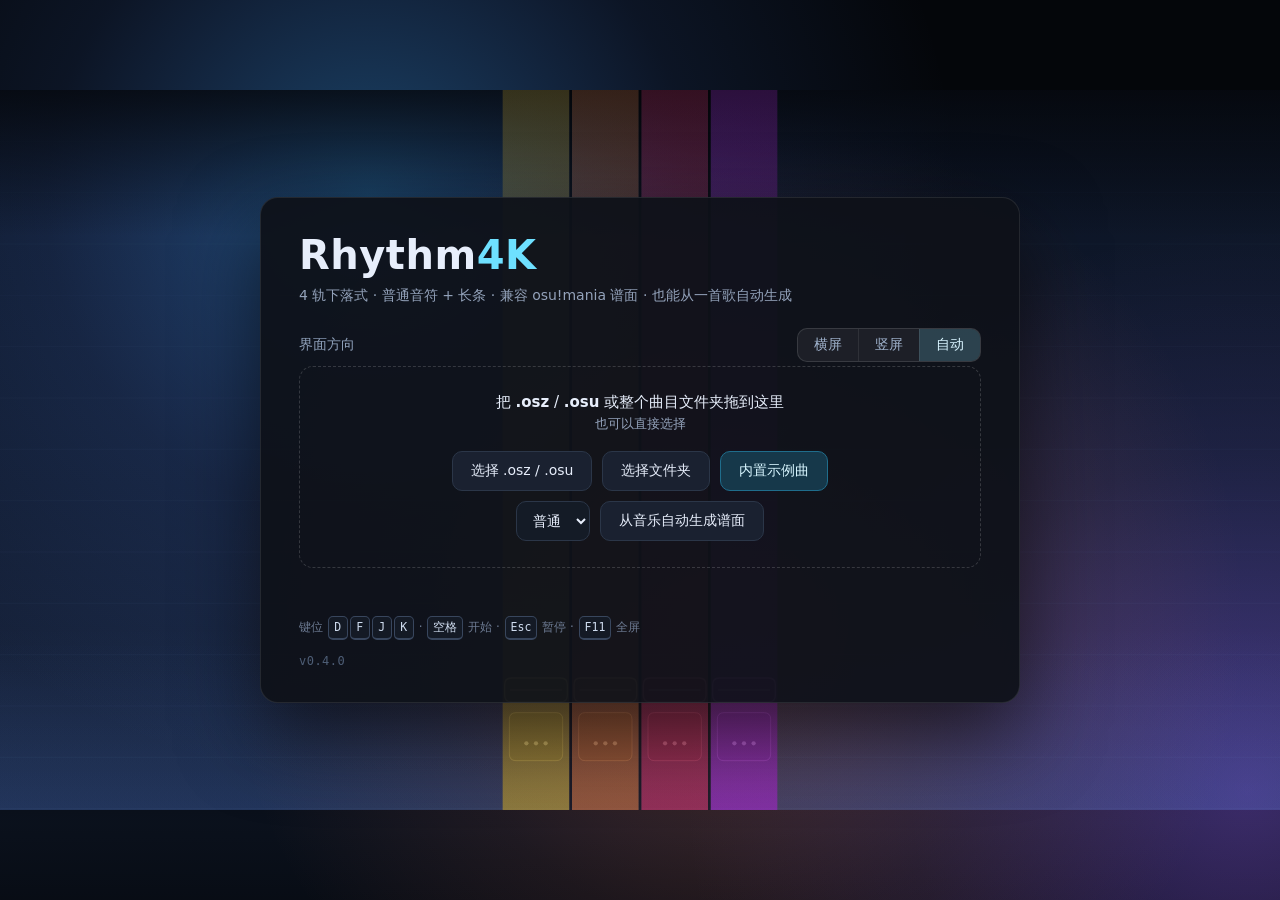
<file: index.html>
<!DOCTYPE html>
<html lang="zh-CN">
<head>
<meta charset="utf-8">
<title>Rhythm4K</title>
<!-- 游戏本体在 www/ 下。GitHub Pages 的分支部署只支持根目录或 /docs，
     所以这里放一个跳转页，访问站点根路径时自动进入游戏。 -->
<meta http-equiv="refresh" content="0; url=./www/index.html">
<link rel="canonical" href="./www/index.html">
</head>
<body style="margin:0;background:#05060a;color:#93a2ba;font-family:system-ui,'Microsoft YaHei',sans-serif;padding:48px">
<p>正在进入 <a href="./www/index.html" style="color:#6ee0ff">Rhythm4K</a> …</p>
<script>location.replace('./www/index.html');</script>
</body>
</html>
</file>
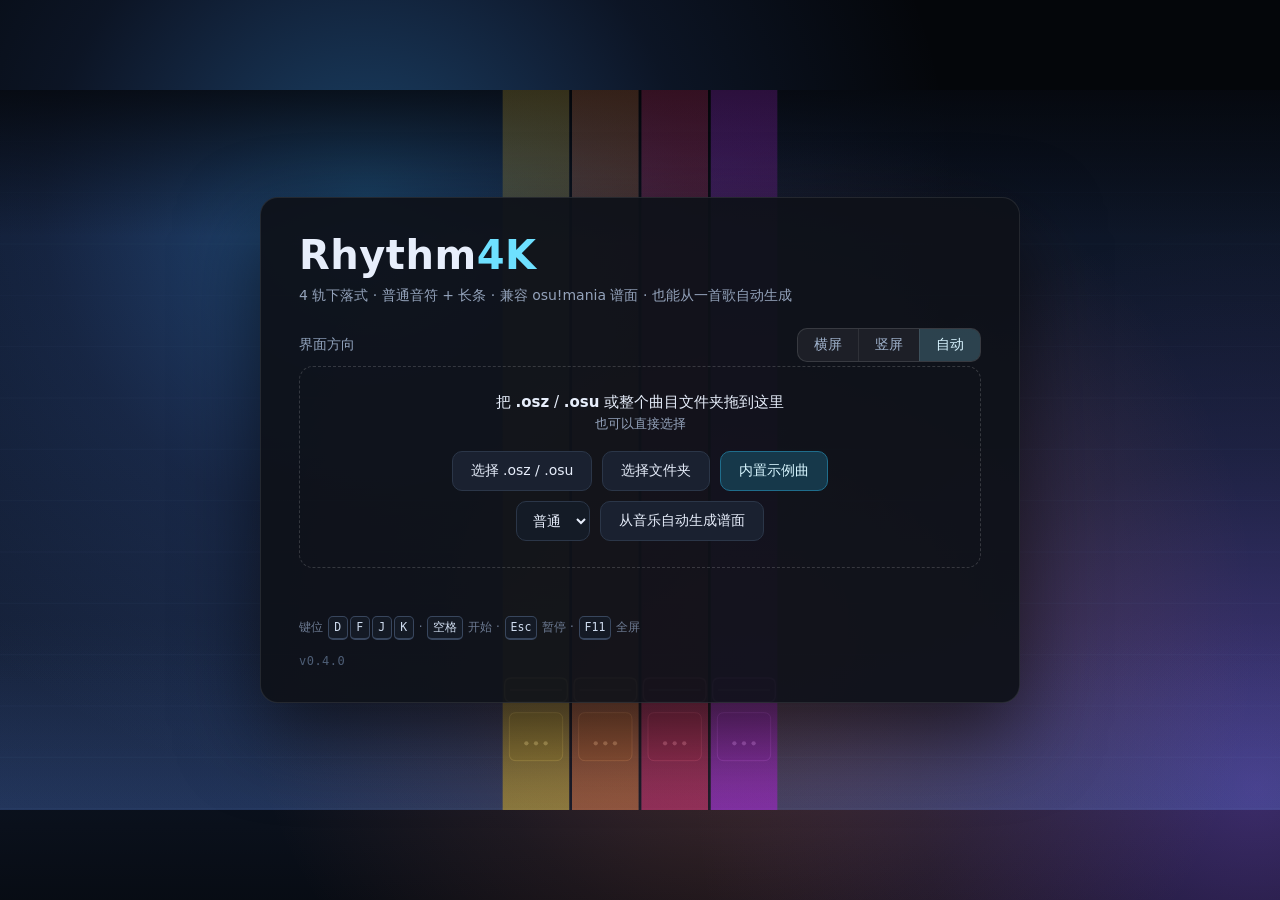
<file: www/index.html>
﻿<!DOCTYPE html>
<html lang="zh-CN">
<head>
<meta charset="utf-8">
<meta name="viewport" content="width=device-width, initial-scale=1, maximum-scale=1, user-scalable=no, viewport-fit=cover">
<title>Rhythm4K</title>
<link rel="stylesheet" href="css/style.css">
</head>
<body>
<div id="app">
  <canvas id="scene"></canvas>
  <button id="btnHudPause" class="hud-pause hidden" title="暂停">Ⅱ</button>
  <div id="bootError" class="boot-error" hidden></div>

  <div id="ui">
    <!-- ============ 主菜单 ============ -->
    <section id="screen-menu" class="screen">
      <div class="card">
        <h1>Rhythm<span class="accent">4K</span></h1>
        <p class="sub">4 轨下落式 · 普通音符 + 长条 · 兼容 osu!mania 谱面 · 也能从一首歌自动生成</p>

        <div class="seg-row">
          <span class="seg-label">界面方向</span>
          <div class="seg" id="orientSeg">
            <button type="button" data-orient="landscape">横屏</button>
            <button type="button" data-orient="portrait">竖屏</button>
            <button type="button" data-orient="auto">自动</button>
          </div>
        </div>

        <div id="drop" class="drop">
          <p class="drop-title">把 <b>.osz</b> / <b>.osu</b> 或整个曲目文件夹拖到这里</p>
          <p class="drop-sub">也可以直接选择</p>
          <div class="btns">
            <button id="btnFile" class="btn">选择 .osz / .osu</button>
            <button id="btnDir" class="btn">选择文件夹</button>
            <button id="btnDemo" class="btn btn-primary">内置示例曲</button>
          </div>
          <div class="btns auto-row">
            <select id="autoDiffMenu" class="sel">
              <option value="easy">简单</option>
              <option value="normal" selected>普通</option>
              <option value="hard">困难</option>
            </select>
            <button id="btnAuto" class="btn">从音乐自动生成谱面</button>
          </div>
        </div>

        <div id="chartList" class="chart-list hidden"></div>
        <p id="menuMsg" class="msg"></p>
        <p class="hint">键位 <kbd>D</kbd><kbd>F</kbd><kbd>J</kbd><kbd>K</kbd> · <kbd>空格</kbd> 开始 · <kbd>Esc</kbd> 暂停 · <kbd>F11</kbd> 全屏</p>
        <p class="ver">v0.4.0</p>
      </div>
    </section>

    <!-- ============ 准备开始 ============ -->
    <section id="screen-ready" class="screen hidden">
      <div class="card">
        <p class="kicker">准备就绪</p>
        <h2 id="readyTitle">—</h2>
        <p id="readyMeta" class="sub">—</p>
        <dl id="readyStats" class="stats"></dl>

        <div class="settings">
          <label>音频偏移 <input id="setOffset" type="number" step="1" min="-500" max="500"> ms</label>
          <label>音符下落时长 <input id="setScroll" type="number" step="50" min="300" max="1600"> ms</label>
          <label>背景暗度 <input id="setDim" type="range" min="0" max="95"></label>
          <label>音乐音量 <input id="setVolume" type="range" min="0" max="100"></label>
          <label>音效音量 <input id="setSfx" type="range" min="0" max="200"></label>
          <label class="chk"><input id="setAuto" type="checkbox"> 自动演奏（试听，每个音符带击打音）</label>
          <button id="btnCalib" class="btn">延迟校准…</button>
        </div>
        <p class="hint">音频偏移：音乐比谱面晚出现就调正，早出现调负；通常 0 附近。只影响声音，不动音符和判定。</p>

        <div id="autoRow" class="settings hidden">
          <label>自动谱面难度
            <select id="autoDiffReady" class="sel">
              <option value="easy">简单</option>
              <option value="normal">普通</option>
              <option value="hard">困难</option>
            </select>
          </label>
          <label>BPM（留空自动）
            <input id="bpmOverride" class="num" type="number" min="30" max="400" step="0.5" placeholder="auto">
          </label>
          <button id="btnExport" class="btn">导出 .osu</button>
          <button id="btnReport" class="btn">导出分析报告</button>
          <span class="hint-inline">导出后可拿去 osu! 编辑器继续手改</span>
        </div>

        <div class="btns">
          <button id="btnStart" class="btn btn-primary btn-lg">开始 <kbd>空格</kbd></button>
          <button id="btnBack" class="btn">换谱面</button>
        </div>
      </div>
    </section>

    <!-- ============ 延迟校准 ============ -->
    <section id="screen-calib" class="screen hidden">
      <div class="card card-sm">
        <h2>延迟校准</h2>
        <p class="sub">每小节 4 拍，<b>只有第 4 拍是高音</b>。<br>
          只在高音上敲，敲满 8 下就会算出你平时的偏差。</p>
        <div id="calibCircle" class="calib-circle"></div>
        <p id="calibCount" class="calib-count">0 / 12</p>
        <p id="calibInfo" class="msg"></p>
        <div class="btns">
          <button id="btnCalibApply" class="btn btn-primary" disabled>应用</button>
          <button id="btnCalibAgain" class="btn">重来</button>
          <button id="btnCalibCancel" class="btn">取消</button>
        </div>
      </div>
    </section>

    <!-- ============ 暂停 ============ -->
    <section id="screen-pause" class="screen hidden">
      <div class="card card-sm">
        <h2>已暂停</h2>
        <div class="btns col">
          <button id="btnResume" class="btn btn-primary">继续 <kbd>Esc</kbd></button>
          <button id="btnRetry2" class="btn">重试</button>
          <button id="btnQuit" class="btn">放弃并退出</button>
        </div>
      </div>
    </section>

    <!-- ============ 结算 ============ -->
    <section id="screen-results" class="screen hidden">
      <div class="card">
        <div class="result-head">
          <div id="grade" class="grade">S</div>
          <div>
            <h2 id="resultTitle">—</h2>
            <p id="resultMeta" class="sub">—</p>
          </div>
        </div>
        <div class="score-big" id="resultScore">0</div>
        <div class="acc-row">
          <div><span id="resultAcc">0.00%</span><em>准确率</em></div>
          <div><span id="resultCombo">0</span><em>最大连击</em></div>
        </div>
        <dl id="resultCounts" class="stats counts"></dl>
        <p class="hint">评级按准确率：SS 满准确率且无 MISS · S 93% · A 85% · B 75% · C 65%</p>
        <div class="btns">
          <button id="btnRetry" class="btn btn-primary">重试</button>
          <button id="btnResultsBack" class="btn">换谱面</button>
        </div>
      </div>
    </section>

    <!-- ============ 载入中 ============ -->
    <section id="screen-loading" class="screen hidden">
      <div class="card card-sm">
        <p id="loadingMsg">载入中…</p>
      </div>
    </section>

    <input id="fileInput" type="file" multiple accept=".osu,.osz,.mp3,.ogg,.wav,.jpg,.png" hidden>
    <input id="dirInput" type="file" webkitdirectory hidden>
    <input id="autoInput" type="file" accept=".mp3,.ogg,.wav,.m4a,.flac" hidden>
  </div>
</div>

<script>
  // 兜底：任何脚本错误 / 资源加载失败都在页面上显示出来，而不是留一块黑屏
  (function () {
    function show(msg) {
      var el = document.getElementById('bootError');
      if (!el) return;
      el.hidden = false;
      el.textContent = msg + '  （按 F12 打开控制台看详情）';
    }
    window.addEventListener('error', function (e) {
      if (e.target && e.target.tagName === 'SCRIPT') show('脚本没加载上：' + (e.target.src || ''));
      else show('脚本出错：' + (e.message || e.error || '未知错误'));
    }, true);
    window.addEventListener('unhandledrejection', function (e) {
      var r = e.reason;
      show('异步出错：' + (r && r.message ? r.message : r));
    });
  })();
</script>
<script src="js/core.js"></script>
<script src="js/audio.js"></script>
<script src="js/demo.js"></script>
<script src="js/seqmodel.js"></script>
<script src="js/stage2.js"></script>
<script src="js/autochart.js"></script>
<script src="js/flv.js"></script>
<script src="js/render.js"></script>
<script src="js/app.js"></script>
</body>
</html>
</file>
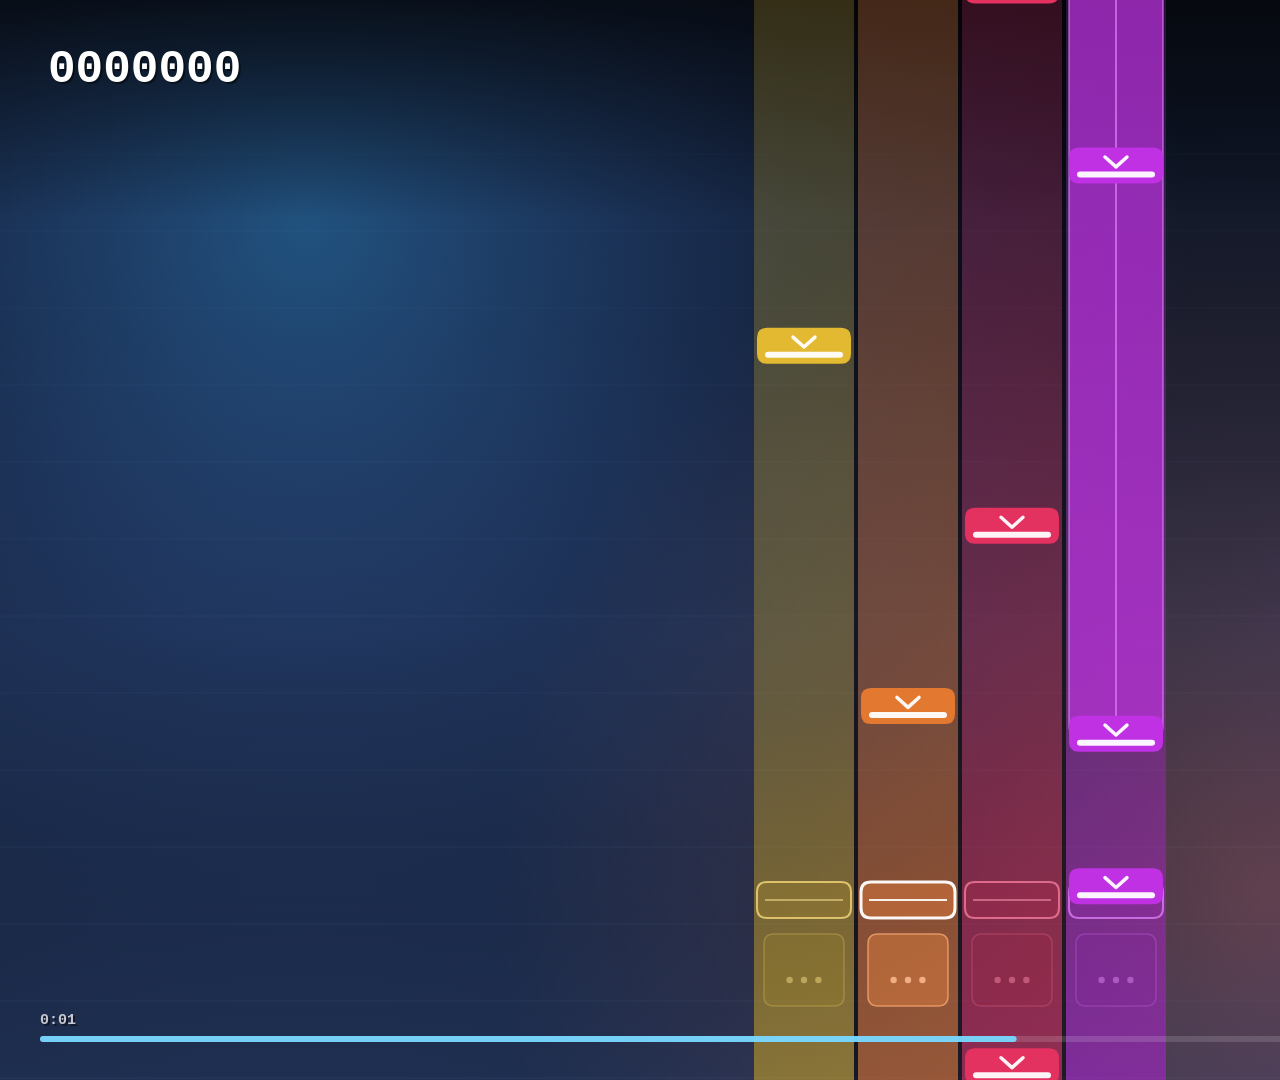
<file: tools/shot_bg.html>
<!DOCTYPE html>
<html lang="zh-CN">
<head>
<meta charset="utf-8">
<title>背景预览</title>
<style>
  html, body { margin: 0; padding: 0; background: #000; overflow: hidden; }
  canvas { display: block; }
</style>
</head>
<body>
<canvas id="scene"></canvas>
<script src="../www/js/core.js"></script>
<script src="../www/js/render.js"></script>
<script>
(function () {
  const portrait = new URLSearchParams(location.search).get('p') === '1';
  const W = portrait ? 1080 : 1920;
  const H = portrait ? 1920 : 1080;

  const canvas = document.getElementById('scene');
  canvas.style.width = W + 'px';
  canvas.style.height = H + 'px';

  // ?zoom=3&zx=1100&zy=600 用来放大看某个区域
  const qs = new URLSearchParams(location.search);
  const z = Number(qs.get('zoom') || 1);
  if (z > 1) {
    const zx = Number(qs.get('zx') || W / 2);
    const zy = Number(qs.get('zy') || H / 2);
    canvas.style.transformOrigin = zx + 'px ' + zy + 'px';
    canvas.style.transform = 'scale(' + z + ')';
  }

  const r = new M4K.Renderer(canvas);
  if (portrait) r.setOrientation('portrait');

  // 造一个假谱面：几颗普通音符 + 一条长条，方便看层次
  const notes = [];
  const lanes = [0, 1, 2, 3, 1, 2, 0, 3, 2, 1];
  for (let i = 0; i < lanes.length; i++) {
    notes.push({
      id: i, time: 1000 + i * 130, col: lanes[i], end: null,
      isHold: false, state: 'pending',
    });
  }
  notes.push({
    id: 99, time: 1500, col: 3, end: 2600, isHold: true, state: 'pending',
  });
  notes.sort((a, b) => a.time - b.time);

  const chart = {
    meta: { title: 'Preview', artist: '', version: '', creator: '' },
    keyCount: 4, notes, audioFilename: '',
  };
  r.setChart(chart);

  const engine = new M4K.Engine(chart);
  // 让音符分布在判定线附近，看起来像在打歌
  const songTime = notes[0].time + 380;
  engine.update(songTime);


  r.draw({
    engine,
    songTime,
    keysDown: [false, true, false, false],
    scrollMs: 700,
    duration: 4000,
    chart,
    media: null,
    bgDim: 0.55,
  });
})();
</script>
</body>
</html>
</file>
<file: www/css/style.css>
:root {
  --bg: #05060a;
  --card: rgba(14, 17, 25, 0.94);
  --line: rgba(255, 255, 255, 0.09);
  --text: #e7eefb;
  --muted: #93a2ba;
  --accent: #6ee0ff;
  --accent2: #a98bff;
  --font: "Segoe UI", "Microsoft YaHei", -apple-system, system-ui, sans-serif;
}

* { box-sizing: border-box; }

html, body {
  margin: 0;
  height: 100%;
  overflow: hidden;
  background: var(--bg);
  color: var(--text);
  font-family: var(--font);
  -webkit-font-smoothing: antialiased;
  user-select: none;
  cursor: default;
}

#app { position: relative; width: 100vw; height: 100vh; }
#scene { position: absolute; inset: 0; width: 100%; height: 100%; display: block;
  touch-action: none; user-select: none; -webkit-user-select: none; -webkit-tap-highlight-color: transparent; }

#ui {
  position: absolute;
  inset: 0;
  display: flex;
  align-items: center;
  justify-content: center;
  pointer-events: none;
}

.screen { pointer-events: auto; display: flex; align-items: center; justify-content: center; width: 100%; }
.screen.hidden, .hidden { display: none !important; }

.card {
  width: min(760px, 92vw);
  max-height: 92vh;
  overflow: auto;
  padding: 34px 38px;
  border-radius: 18px;
  background: var(--card);
  border: 1px solid var(--line);
  box-shadow: 0 30px 80px rgba(0, 0, 0, 0.6);
  text-align: left;
}
.card-sm { width: min(420px, 92vw); text-align: center; padding: 30px; }

h1 {
  margin: 0 0 6px;
  font-size: 40px;
  letter-spacing: 0.5px;
  font-weight: 700;
}
h1 .accent { color: var(--accent); }
h2 { margin: 0 0 8px; font-size: 26px; font-weight: 650; }
.sub { margin: 0 0 22px; color: var(--muted); font-size: 14px; line-height: 1.6; }
.kicker { margin: 0 0 4px; color: var(--accent); font-size: 12px; letter-spacing: 3px; text-transform: uppercase; }

.drop {
  border: 1.5px dashed rgba(255, 255, 255, 0.16);
  border-radius: 14px;
  padding: 26px 22px;
  text-align: center;
  transition: border-color .15s, background .15s;
}
.drop.over { border-color: var(--accent); background: rgba(110, 224, 255, 0.07); }
.drop-title { margin: 0 0 4px; font-size: 15px; }
.drop-sub { margin: 0 0 18px; color: var(--muted); font-size: 12.5px; }

.btns { display: flex; gap: 10px; flex-wrap: wrap; justify-content: center; }
.btns.col { flex-direction: column; margin-top: 16px; }
.btns.col .btn { width: 100%; }

.btn {
  padding: 10px 18px;
  border-radius: 10px;
  border: 1px solid #2b3648;
  background: #1a2130;
  color: var(--text);
  font-family: inherit;
  font-size: 14px;
  cursor: pointer;
  transition: background .12s, border-color .12s, transform .06s;
}
.btn:hover { background: #232d3f; border-color: #3c4b63; }
.btn:active { transform: translateY(1px); }
.btn-primary { background: #16384a; border-color: #1f6d8c; color: #d8f6ff; }
.btn-primary:hover { background: #1b4557; border-color: #2a90b6; }
.btn-lg { padding: 13px 30px; font-size: 16px; }

kbd {
  display: inline-block;
  min-width: 20px;
  margin: 0 1px;
  padding: 1px 5px;
  border-radius: 5px;
  border: 1px solid #38465d;
  border-bottom-width: 2px;
  background: #141a25;
  color: #cfdcef;
  font-family: Consolas, monospace;
  font-size: 11.5px;
  text-align: center;
}

.hint { margin: 18px 0 0; color: #6d7b93; font-size: 12px; line-height: 1.7; }
.msg { margin: 12px 0 0; color: #ff9b9b; font-size: 13px; min-height: 18px; }

.chart-list { margin-top: 16px; display: flex; flex-direction: column; gap: 6px; max-height: 220px; overflow: auto; }
.chart-item {
  display: flex;
  justify-content: space-between;
  align-items: center;
  gap: 12px;
  padding: 10px 14px;
  border-radius: 10px;
  background: #131a26;
  border: 1px solid #212b3b;
  cursor: pointer;
}
.chart-item:hover { background: #1a2331; border-color: #33455e; }
.chart-item .t { font-size: 14px; }
.chart-item .m { color: var(--muted); font-size: 12px; }

.stats { display: grid; grid-template-columns: 1fr 1fr; gap: 8px 18px; margin: 0 0 18px; }
.stats div { display: flex; justify-content: space-between; gap: 10px; padding: 7px 10px; border-radius: 8px; background: rgba(255, 255, 255, 0.03); }
.stats dt { color: var(--muted); font-size: 12.5px; }
.stats dd { margin: 0; font-size: 13.5px; font-variant-numeric: tabular-nums; }

.settings { display: flex; flex-wrap: wrap; gap: 10px 22px; padding: 14px 16px; border-radius: 12px; background: rgba(255, 255, 255, 0.03); border: 1px solid rgba(255, 255, 255, 0.05); }
.settings label { display: flex; align-items: center; gap: 8px; font-size: 13px; color: var(--muted); }
.settings input[type="number"] {
  width: 74px;
  padding: 6px 8px;
  border-radius: 7px;
  border: 1px solid #2b3648;
  background: #10161f;
  color: var(--text);
  font-family: inherit;
  font-size: 13px;
  font-variant-numeric: tabular-nums;
}
.settings input[type="range"] { width: 110px; accent-color: var(--accent); }

.result-head { display: flex; align-items: center; gap: 20px; margin-bottom: 10px; }
.grade {
  width: 78px; height: 78px;
  display: flex; align-items: center; justify-content: center;
  border-radius: 18px;
  font-size: 38px; font-weight: 800;
  background: rgba(110, 224, 255, 0.1);
  border: 1px solid rgba(110, 224, 255, 0.35);
  color: var(--accent);
}
.grade.g-S { color: #ffd166; background: rgba(255, 209, 102, 0.1); border-color: rgba(255, 209, 102, 0.4); }
.grade.g-SS { color: #ff9be0; background: rgba(255, 155, 224, 0.1); border-color: rgba(255, 155, 224, 0.4); }
.grade.g-D { color: #ff7a8a; background: rgba(255, 122, 138, 0.1); border-color: rgba(255, 122, 138, 0.35); }

.score-big { font-size: 46px; font-weight: 700; font-variant-numeric: tabular-nums; letter-spacing: 1px; margin: 6px 0 14px; }
.acc-row { display: flex; gap: 34px; margin-bottom: 16px; }
.acc-row div { display: flex; flex-direction: column; }
.acc-row span { font-size: 22px; font-weight: 650; font-variant-numeric: tabular-nums; }
.acc-row em { font-style: normal; color: var(--muted); font-size: 12px; margin-top: 2px; }

.counts { grid-template-columns: repeat(2, 1fr); }
#screen-results .btns { margin-top: 6px; }

.auto-row { margin-top: 10px; }

/* 方向选择 */
.seg-row { display: flex; align-items: center; justify-content: space-between; gap: 12px; margin: 14px 0 4px; }
.seg-label { color: #8fa1bb; font-size: 14px; white-space: nowrap; }
.seg { display: flex; background: rgba(255,255,255,0.06); border: 1px solid rgba(255,255,255,0.12); border-radius: 10px; overflow: hidden; }
.seg button {
  padding: 7px 16px; border: 0; background: transparent; color: #9fb2cc;
  font: inherit; font-size: 14px; cursor: pointer; transition: background .15s, color .15s;
}
.seg button + button { border-left: 1px solid rgba(255,255,255,0.08); }
.seg button.active { background: rgba(110,224,255,0.18); color: #d8f4ff; }

/* 游玩时的暂停按钮（手机用） */
.ver { margin: 14px 0 0; color: #4d5d75; font-size: 12px; font-family: Consolas, monospace; letter-spacing: .04em; }

.hud-pause {
  position: absolute; top: 10px; right: 12px; z-index: 30;
  width: 44px; height: 44px; border-radius: 12px;
  border: 1px solid rgba(255,255,255,0.18);
  background: rgba(10,14,22,0.55); color: #cfe6ff;
  font-size: 16px; line-height: 1; cursor: pointer;
  pointer-events: auto; touch-action: manipulation;
}
.hud-pause.hidden { display: none; }

.calib-circle {
  width: 110px;
  height: 110px;
  margin: 22px auto 10px;
  border-radius: 50%;
  background: radial-gradient(circle at 50% 40%, rgba(110,224,255,0.55), rgba(110,224,255,0.12));
  border: 2px solid rgba(110,224,255,0.7);
  box-shadow: 0 0 30px rgba(110,224,255,0.25);
  transition: transform 60ms linear, opacity 60ms linear;
  will-change: transform;
}
.calib-count { text-align: center; margin: 4px 0 16px; font-family: Consolas, monospace; color: #9fb2cc; }

.sel {
  padding: 9px 12px;
  border-radius: 10px;
  border: 1px solid #2b3648;
  background: #141b26;
  color: var(--text);
  font-family: inherit;
  font-size: 14px;
  cursor: pointer;
}
.sel:focus { outline: none; border-color: #3c7ea8; }

.hint-inline { color: #6d7b93; font-size: 12px; }

.boot-error {
  position: absolute;
  left: 50%;
  top: 14px;
  transform: translateX(-50%);
  z-index: 99;
  max-width: 86vw;
  padding: 12px 20px;
  border-radius: 10px;
  background: #3a1418;
  border: 1px solid #7a2733;
  color: #ffd7dc;
  font-size: 13.5px;
  line-height: 1.6;
  text-align: center;
  pointer-events: auto;
  box-shadow: 0 10px 30px rgba(0, 0, 0, 0.5);
}

/* ---------------- 手机竖屏 ---------------- */
@media (max-width: 560px) {
  .card { width: 96vw; padding: 20px 16px; border-radius: 14px; }
  .card-sm { width: 94vw; padding: 22px 16px; }
  h1 { font-size: 30px; }
  .sub { font-size: 13px; margin-bottom: 14px; }
  .btns { gap: 8px; }
  .btns .btn { width: 100%; padding: 12px 14px; font-size: 15px; }
  .auto-row { flex-direction: column; align-items: stretch; }
  .auto-row .sel { width: 100%; }
  .seg-row { flex-direction: column; align-items: stretch; gap: 8px; }
  .seg button { flex: 1; padding: 10px 6px; }
  .ver { margin: 14px 0 0; color: #4d5d75; font-size: 12px; font-family: Consolas, monospace; letter-spacing: .04em; }

.hud-pause { width: 40px; height: 40px; top: 8px; right: 8px; }
  .stats { grid-template-columns: 1fr 1fr; }
  #grade { font-size: 64px; }
}

/* 标题/文件名过长时不撑破布局 */
#readyTitle, #resultTitle {
  max-width: 100%;
  overflow: hidden;
  text-overflow: ellipsis;
  white-space: nowrap;
  word-break: break-all;
}
.field-value, .kv .v, .row .v {
  min-width: 0;
  overflow: hidden;
  text-overflow: ellipsis;
  white-space: nowrap;
}
html, body { overflow-x: hidden; }

/* 长文件名/长标题：一律截断，别撑破卡片 */
.card { overflow-x: hidden; }
.stats div { min-width: 0; }
.stats dt { flex: 0 0 auto; white-space: nowrap; }
.stats dd {
  min-width: 0;
  flex: 1 1 auto;
  text-align: right;
  overflow: hidden;
  text-overflow: ellipsis;
  white-space: nowrap;
  direction: ltr;
}
.stats dd.wrap-name {
  white-space: normal;
  word-break: break-all;
  text-align: left;
  max-height: 3.2em;
  overflow: hidden;
}
</file>
